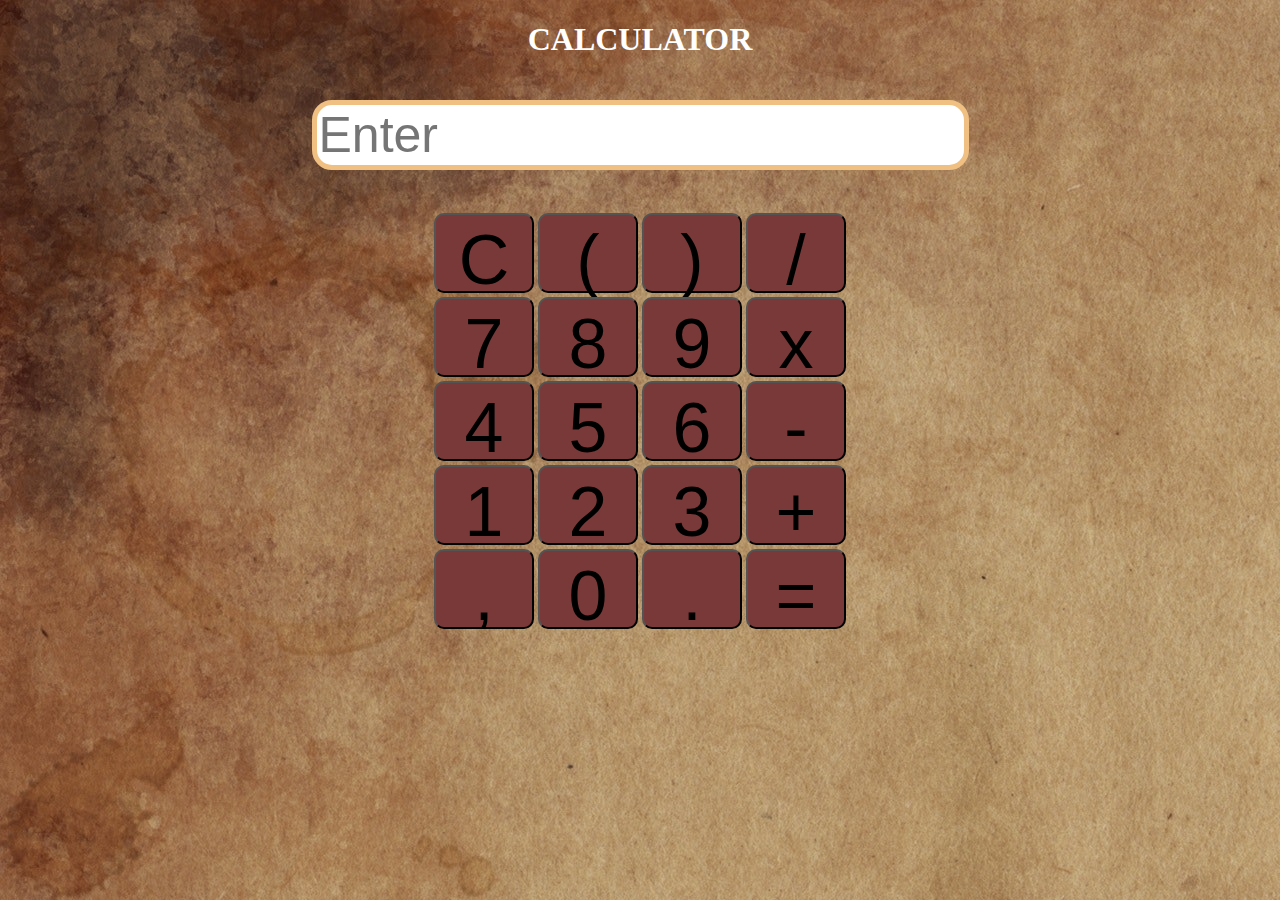
<file: calculator/index.html>
<!DOCTYPE html>
<html lang="en">
<head>
    <meta charset="UTF-8">
    <meta http-equiv="X-UA-Compatible" content="IE=edge">
    <meta name="viewport" content="width=device-width, initial-scale=1.0">
    <link rel="stylesheet" href="main.css">
    <title>Document</title>
</head>
<body>
    <h1 class="heading">CALCULATOR</h1>
    <div class="main">
        <input type="text" name="screen" id="screen" placeholder="Enter">
        <table id="table">
        <tr>
            <td><button>C</button></td>
            <td><button>(</button></td>
            <td><button>)</button></td>
            <td><button>/</button></td>
        </tr>
        <tr>
            <td><button>7</button></td>
            <td><button>8</button></td>
            <td><button>9</button></td>
            <td><button>x</button></td>
        </tr>
        <tr>
            <td><button>4</button></td>
            <td><button>5</button></td>
            <td><button>6</button></td>
            <td><button>-</button></td>
        </tr>
        <tr>
            <td><button>1</button></td>
            <td><button>2</button></td>
            <td><button>3</button></td>
            <td><button>+</button></td>
        </tr>
        <tr>
            <td><button>,</button></td>
            <td><button>0</button></td>
            <td><button>.</button></td>
            <td><button>=</button></td>
        </tr>

        </table>
    </div>
    <script src="cal.js"></script>
</body>
</html>
</file>
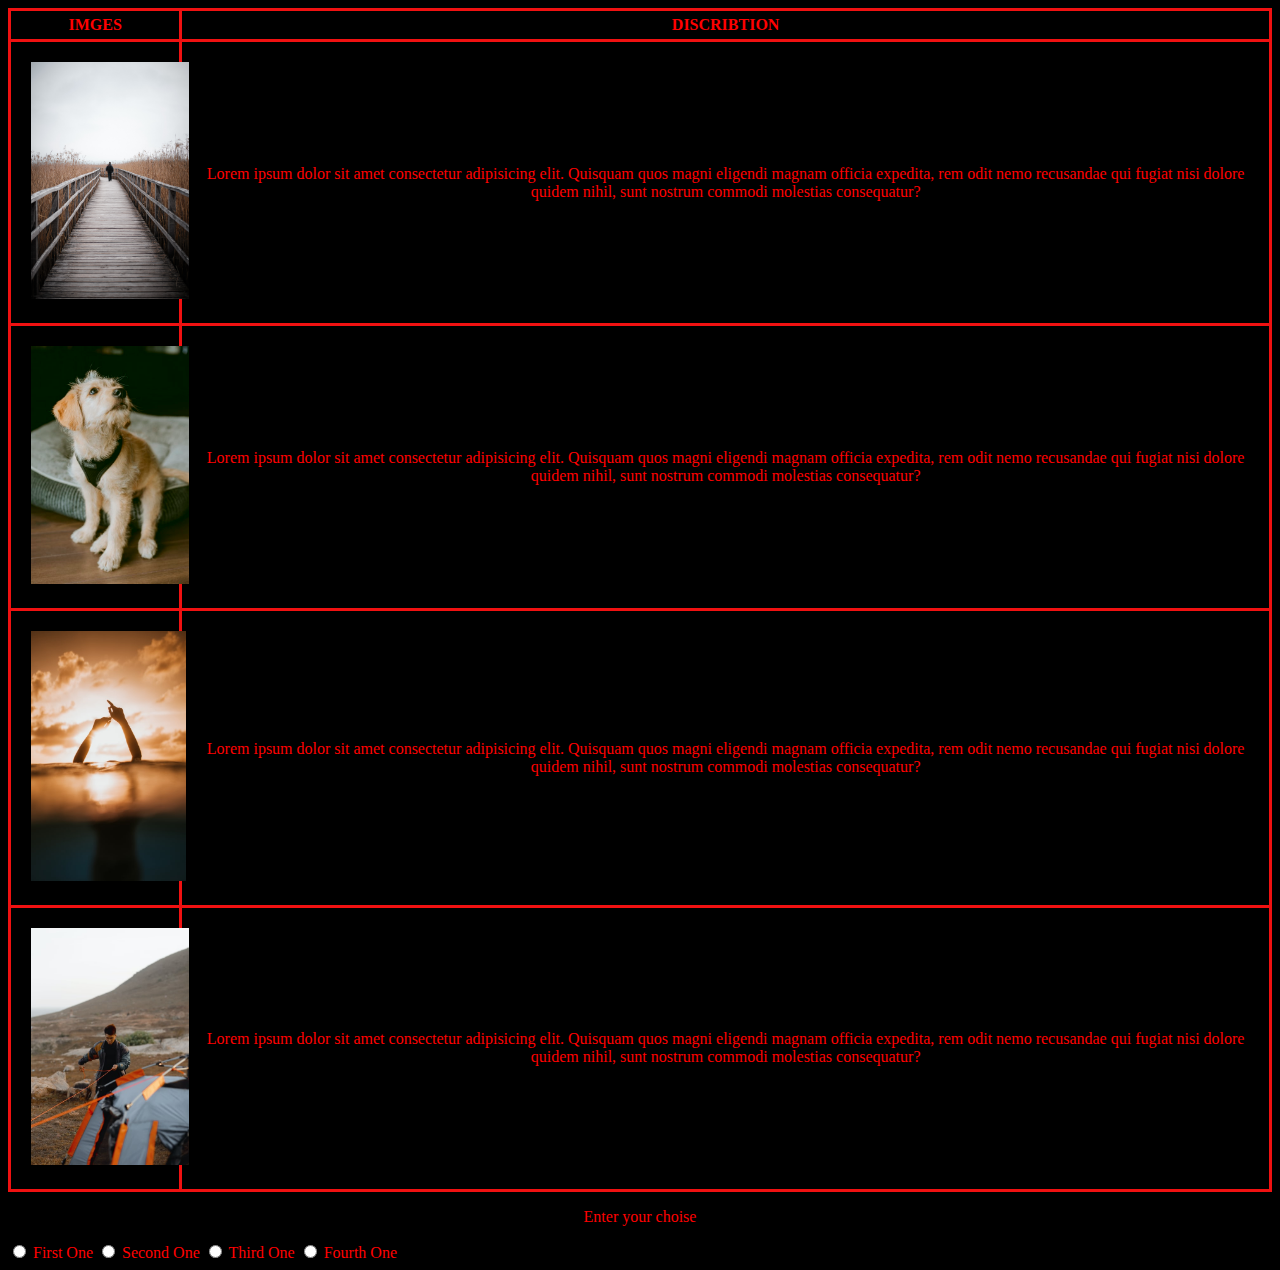
<file: day2/prj2.html>
<!DOCTYPE html>
<html lang="en">
<head>
    <meta charset="UTF-8">
    <meta http-equiv="X-UA-Compatible" content="IE=edge">
    <meta name="viewport" content="width=device-width, initial-scale=1.0">
    <title>Document</title>
    <style>
        body{
            background-color: black;
        }
        img{
            max-width: 100%;  
            max-height: 250px;
            padding: 15px;
        }
        table{
            border-collapse: collapse;
            width: 100%;
        }
        td,th{
            border: 3px solid rgb(240, 17, 17);
            text-align: center;
            color: red;
            padding: 5px;
        }
        .radio{
            color: red;
            text-align: center;
            position: relative;
        }
        

    </style>
</head>
<body>
    <div>
     <table>
    <tr>
        <th>IMGES</th>
        <th>DISCRIBTION</th>
    </tr>
    <tr>
        <td><img src="p4.jpg" alt=""></td> 
        <td><p>Lorem ipsum dolor sit amet consectetur adipisicing elit. Quisquam quos magni eligendi magnam officia expedita, rem odit nemo recusandae qui fugiat nisi dolore quidem nihil, sunt nostrum commodi molestias consequatur?</p></td>
    </tr>
    <tr>
        <td><img src="p3.jpg" alt=""></td> 
        <td><p>Lorem ipsum dolor sit amet consectetur adipisicing elit. Quisquam quos magni eligendi magnam officia expedita, rem odit nemo recusandae qui fugiat nisi dolore quidem nihil, sunt nostrum commodi molestias consequatur?</p></td>
    </tr>
    <tr>
        <td><img src="p2.jpg" alt=""></td> 
        <td><p>Lorem ipsum dolor sit amet consectetur adipisicing elit. Quisquam quos magni eligendi magnam officia expedita, rem odit nemo recusandae qui fugiat nisi dolore quidem nihil, sunt nostrum commodi molestias consequatur?</p></td>
    </tr>
    <tr>
        <td><img src="p1.jpg" alt=""></td> 
        <td><p>Lorem ipsum dolor sit amet consectetur adipisicing elit. Quisquam quos magni eligendi magnam officia expedita, rem odit nemo recusandae qui fugiat nisi dolore quidem nihil, sunt nostrum commodi molestias consequatur?</p></td>
    </tr>

    </table>
    </div>
<div1 class="radio">
    <p>Enter your choise</p>
    <input type="radio" class="select" name="sele" value="main">
    <label for="select">First One</label>
    <input type="radio" class="select" name="sele" value="main">
    <label for="select">Second One</label>
    <input type="radio" class="select" name="sele" value="main">
    <label for="select">Third One</label>
    <input type="radio" class="select" name="sele" value="main">
    <label for="select">Fourth One</label>
</div1>
</body>
</html>
</file>
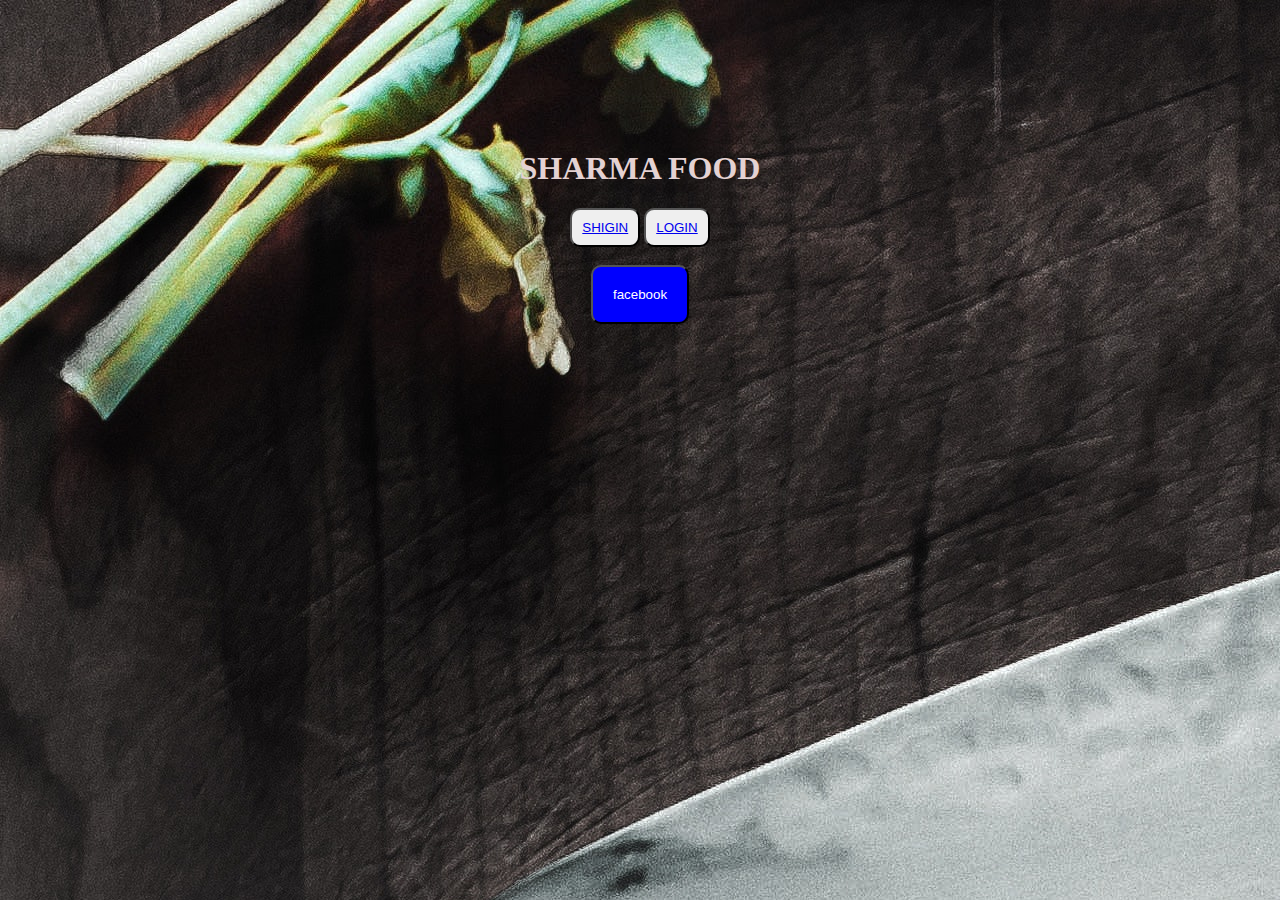
<file: day3/mainlogin.html>
<!DOCTYPE html>
<html lang="en">
<head>
    <meta charset="UTF-8">
    <meta http-equiv="X-UA-Compatible" content="IE=edge">
    <meta name="viewport" content="width=device-width, initial-scale=1.0">
    <title>Document</title>
    <style>
        body{
            text-align: center;
            background-image: url('photo\\food.jpg');
            
            margin-top: 150px;
        }
          button{
            padding: 10px;
            border-radius: 10px;
            box-shadow: 15px;
            text-decoration: none;
            

        }
        button:hover{
            background-color: rgb(215, 175, 252);
            box-shadow: rgb(215, 175, 252);
        }
        h1{
            color: rgb(228, 210, 210);
        }
        .but{
            padding: 20px;
            border-radius: 10px;
        
            background-color: blue;

            
        }
        .but a{
            color: white;
            text-decoration: none;
        }
    </style>
</head>
<body>
    <h1>SHARMA FOOD</h1>
    <button>

        <a href="Singin.html">SHIGIN</a>
    </button>

    <button>
       <a href="login.html">LOGIN</a>
    </button><br><br>
    <button class="but"><a href="facebook.com">facebook</a></button>
</body>
</html>
</file>
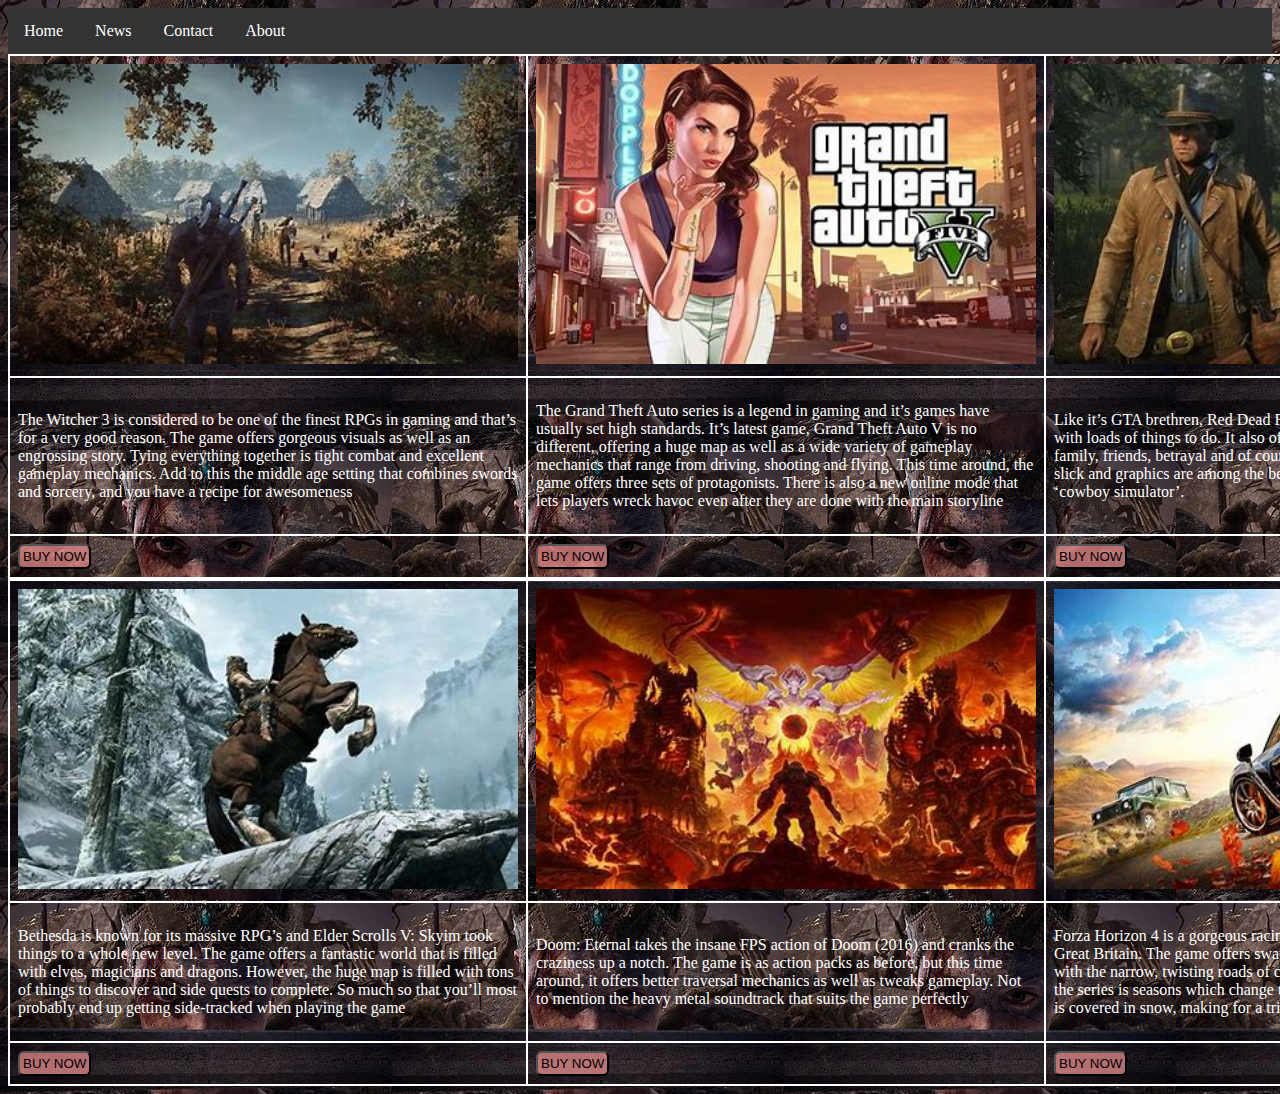
<file: day4/main.html>
<!DOCTYPE html>
<html lang="en">
<head>
    <meta charset="UTF-8">
    <meta http-equiv="X-UA-Compatible" content="IE=edge">
    <meta name="viewport" content="width=device-width, initial-scale=1.0">
    <title>Document</title>
<style>
    body{
           background-image: url('photo\\b7.jpg');  
           
        }
    ul {
  list-style-type: none;
  margin: 0;
  padding: 0;
  overflow: hidden;
  background-color: #333;
}

li {
  float: left;
}

li a {
  display: block;
  color: white;
  text-align: center;
  padding: 14px 16px;
  text-decoration: none;
}

li a:hover {
  background-color: #111;
}
.boxs{
    padding: 30px 30px;
    margin: 20px;
}
table{
    border-collapse: collapse;
    width: 100%;
    color: white;
}
th,td{
    border: 2px solid white;
    padding: 8px;

}
.img{
    width: 500px;
    height: 300px;
}
.button{
    border-radius: 6px;
    padding: 3px; 
    background-color: rgba(247, 149, 149, 0.692);
    }
    .button:hover {
  box-shadow: 0 10px 10px 0 rgba(224, 11, 11, 0.918),0 17px 50px 0 rgba(241, 22, 22, 0.897);
  background-color: red;
}

</style>
</head>
<body>
    
    <nav class="navbar">
        <ul>
            <li><a class="active" href="#home">Home</a></li>
            <li><a href="#news">News</a></li>
            <li><a href="#contact">Contact</a></li>
            <li><a href="#about">About</a></li>
          </ul>

    </nav>
  <table>
      <tr>
          <td><img src="photo\img1.jpg" alt="" class="img"></td>
          <td><img src="photo\img2.jpg" alt="" class="img"></td>
          <td><img src="photo\img3.jpg" alt="" class="img"></td>
      </tr>
      <tr>
          <td><p>The Witcher 3 is considered to be one of the finest RPGs in gaming and that’s for a very good reason. The game offers gorgeous visuals as well as an engrossing story. Tying everything together is tight combat and excellent gameplay mechanics. Add to this the middle age setting that combines swords and sorcery, and you have a recipe for awesomeness</p></td> 
          <td><p>The Grand Theft Auto series is a legend in gaming and it’s games have usually set high standards. It’s latest game, Grand Theft Auto V is no different, offering a huge map as well as a wide variety of gameplay mechanics that range from driving, shooting and flying. This time around, the game offers three sets of protagonists. There is also a new online mode that lets players wreck havoc even after they are done with the main storyline</p></td>
          <td><p>Like it’s GTA brethren, Red Dead Redemption 2 offers a huge open world with loads of things to do. It also offers a deep and engaging narrative about, family, friends, betrayal and of course, redemption. Further, the gameplay is slick and graphics are among the best available right now. It is the ultimate ‘cowboy simulator’.
        </p></td>
      </tr>
      <tr>
          <td><button class="button">BUY NOW</button></td>
          <td><button class="button">BUY NOW </button></td>
          <td><button class="button">BUY NOW</button></td>
      </tr>
  </table>
  <table>
    <tr>
        <td><img src="photo\img4.jpg" alt="" class="img"></td>
        <td><img src="photo\img5.jpg" alt="" class="img"></td>
        <td><img src="photo\img6.jpg" alt="" class="img"></td>
    </tr>
    <tr>
        <td><p>Bethesda is known for its massive RPG’s and Elder Scrolls V: Skyim took things to a whole new level. The game offers a fantastic world that is filled with elves, magicians and dragons. However, the huge map is filled with tons of things to discover and side quests to complete. So much so that you’ll most probably end up getting side-tracked when playing the game</p></td> 
        <td><p>Doom: Eternal takes the insane FPS action of Doom (2016) and cranks the craziness up a notch. The game is as action packs as before, but this time around, it offers better traversal mechanics as well as tweaks gameplay. Not to mention the heavy metal soundtrack that suits the game perfectly</p></td>
        <td><p>Forza Horizon 4 is a gorgeous racing game that is set in a fictitious version of Great Britain. The game offers swathes of beautiful countryside compared with the narrow, twisting roads of cities to offer a mixed gameplay. New to the series is seasons which change the gameplay a bit. So in winter, the track is covered in snow, making for a tricker driving experience</p></td>
    </tr>
    <tr>
        <td><button class="button">BUY NOW</button></td>
        <td><button class="button">BUY NOW </button></td>
        <td><button class="button">BUY NOW</button></td>
    </tr>
</table>
        
    

</body>
</html>
</file>
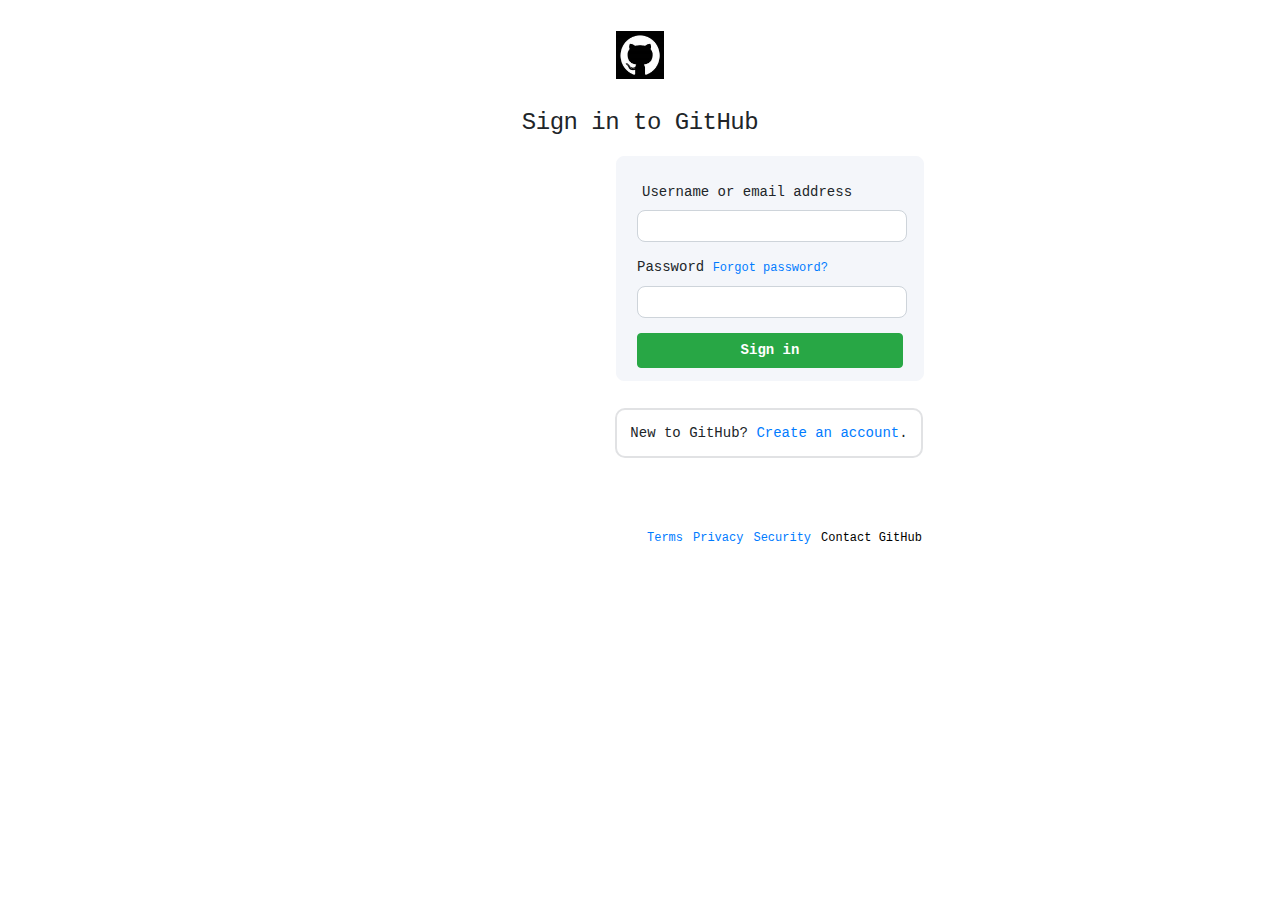
<file: day5/main.html>
<!DOCTYPE html>
<html lang="en">
  <head>
    <meta charset="UTF-8" />
    <meta http-equiv="X-UA-Compatible" content="IE=edge" />
    <meta name="viewport" content="width=device-width, initial-scale=1.0" />
    <title>Sign in to Github . Github</title>
    <link
      rel="stylesheet"
      href="https://maxcdn.bootstrapcdn.com/bootstrap/4.0.0/css/bootstrap.min.css"
      integrity="sha384-Gn5384xqQ1aoWXA+058RXPxPg6fy4IWvTNh0E263XmFcJlSAwiGgFAW/dAiS6JXm"
      crossorigin="anonymous"
    />
    <style>
        body {
  background-color: white;
  font-family:'Courier New', Courier, monospace;
    
    font-size: 14px;
    box-sizing: border-box;
}
.logo {
  width: 48px;
  height: 48px;
  display: block;
  margin-left: auto;
  margin-right: auto;
  position: relative;
  top: 31px;
}

.LoginBox{
  border: none;
  margin-top: 30px;
  position: relative;
  top: 23px;
  
}
h1{
  padding: 8px;
  text-align: center;
  font-size: 24px;
  font-weight: 300;
  letter-spacing: -.5px;
}
.loginform{
  margin: 10px;
  border: 1px solid #f4f6fa;;
  width: 308px;
  height: 225px;
  position: relative;
  left: 606px;
  padding: 20px;
  border-radius: 8px;
  background-color:  #f4f6fa;
  box-shadow: inset;
}
.form-groupemail label  {
  display: block;
  margin-bottom: 7px;
  font-weight: 400;
  text-align: left;
  padding-top: 5px ;
  padding-left: 5px;
}  
.form-groupemail input{
  width: 270px;
  height: 32px;
  border-radius: 8px;
  padding-left: 4px;
}
.form-grouppassword{
  font-size: 14px;
}
.form-grouppassword label{
padding-top: 6.5px;
padding-top: 15px;

}
.form-grouppassword a{
 display: contents; 
 font-size: 12px;
 position: relative;
}
.form-grouppassword a:hover{
  text-decoration: none;
  color: blue;
}
.form-grouppassword input{
  width: 270px;
  height: 32px;
  border-radius: 8px;
  padding-left: 4px;
}
.btn{
  text-align: center;
  font-size: 14px;
  font-weight: bold ;
  height: 35px;
 margin-top: 15px;
 margin-bottom: 10px;
}
.form-signup{
}
.needsignup{
  border: 2px solid #e1e2e4;
  width: 308px;
  height: 50px;
  position: relative;
  left: 615px;
  margin-top: 50px;
  border-radius: 10px;
  text-align: center;
  padding: 13px;

}
.footer{
  text-align: center;
}
.info{
  font-size: 12px;
  list-style: none;
  position: relative;
  left: 602px;
  bottom: -50px;
}
.term, .privacy, .security, .contactus{
  display: inline-block;
  float: left;
  padding: 5px;
  text-align: center;
}
.contactus{
  color: black;
}
    </style>
  </head>
  <body>
    <div class="hedear">
      <div class="col">
        <a href="https://github.com/">
          <img
            src="photo\th.jpg"
            alt="Logo of github"
            class="logo"
        /></a>
      </div>
    </div>
    <div class="LoginBox">
      <div class="signup"><h1>Sign in to GitHub</h1></div>
      <form class="loginform" >
        <div class="form-groupemail">
          <label for="exampleInputEmail1">Username or email address</label>
          <input
            type="email"
            class="form-control"
            id="exampleInputEmail1"
            aria-describedby="emailHelp"
          />
        </div>
        <div class="form-grouppassword">
          <label for="exampleInputPassword">Password</label>
          <a class="forgot" href="#">Forgot password?</a>
          <input
            type="password"
            class="form-control"
            id="exampleInputPassword1"
          />
        </div>
        <button type="button" class="btn btn-success btn-block">Sign in</button>
      </form>
    </div>
    <div class="form-signup">
      <p class="needsignup">
        New to GitHub?
        <a  href="/join?source=login">Create an account</a>.
      </p>
    </div>
    <div class="footer">
      <ul class="info">
        <li class="fa-term"><a class="term" href="#">Terms</a></li>
        <li class="fa-privacy"><a href="#" class="privacy">Privacy</a></li>
        <li class="fa-security"><a href="#" class="security">Security
        </a></li>
        <li class="fa-contactus"><a href="" class="contactus">Contact GitHub</a></li>
      </ul>
    </div>
  </body>
</htm
</file>
<file: calculator/main.css>
body{
    background-image: url('photo\\pexels-pixabay-235985.jpg');
    background-repeat: no-repeat;
    max-width: 100%;
    
}
.heading{
   
    text-align: center;
    color: white;

}
.main{
    text-align: center;
    margin: auto;
}
#table{
    margin: auto;
    margin-top: 40px
}
input{
    margin-top: 20px;
    font-size: 50px;
    border: 5px solid rgb(240, 192, 130);
    border-radius: 20px;
   

}
button{
    font-size: 70px;
    background-color: rgb(121, 57, 57);
    border-radius: 10px;

    width: 100px;
    height: 80px;
    padding: 5px 5px;

}
button:hover{
    background-color: rgb(194, 102, 78);
}
</file>
